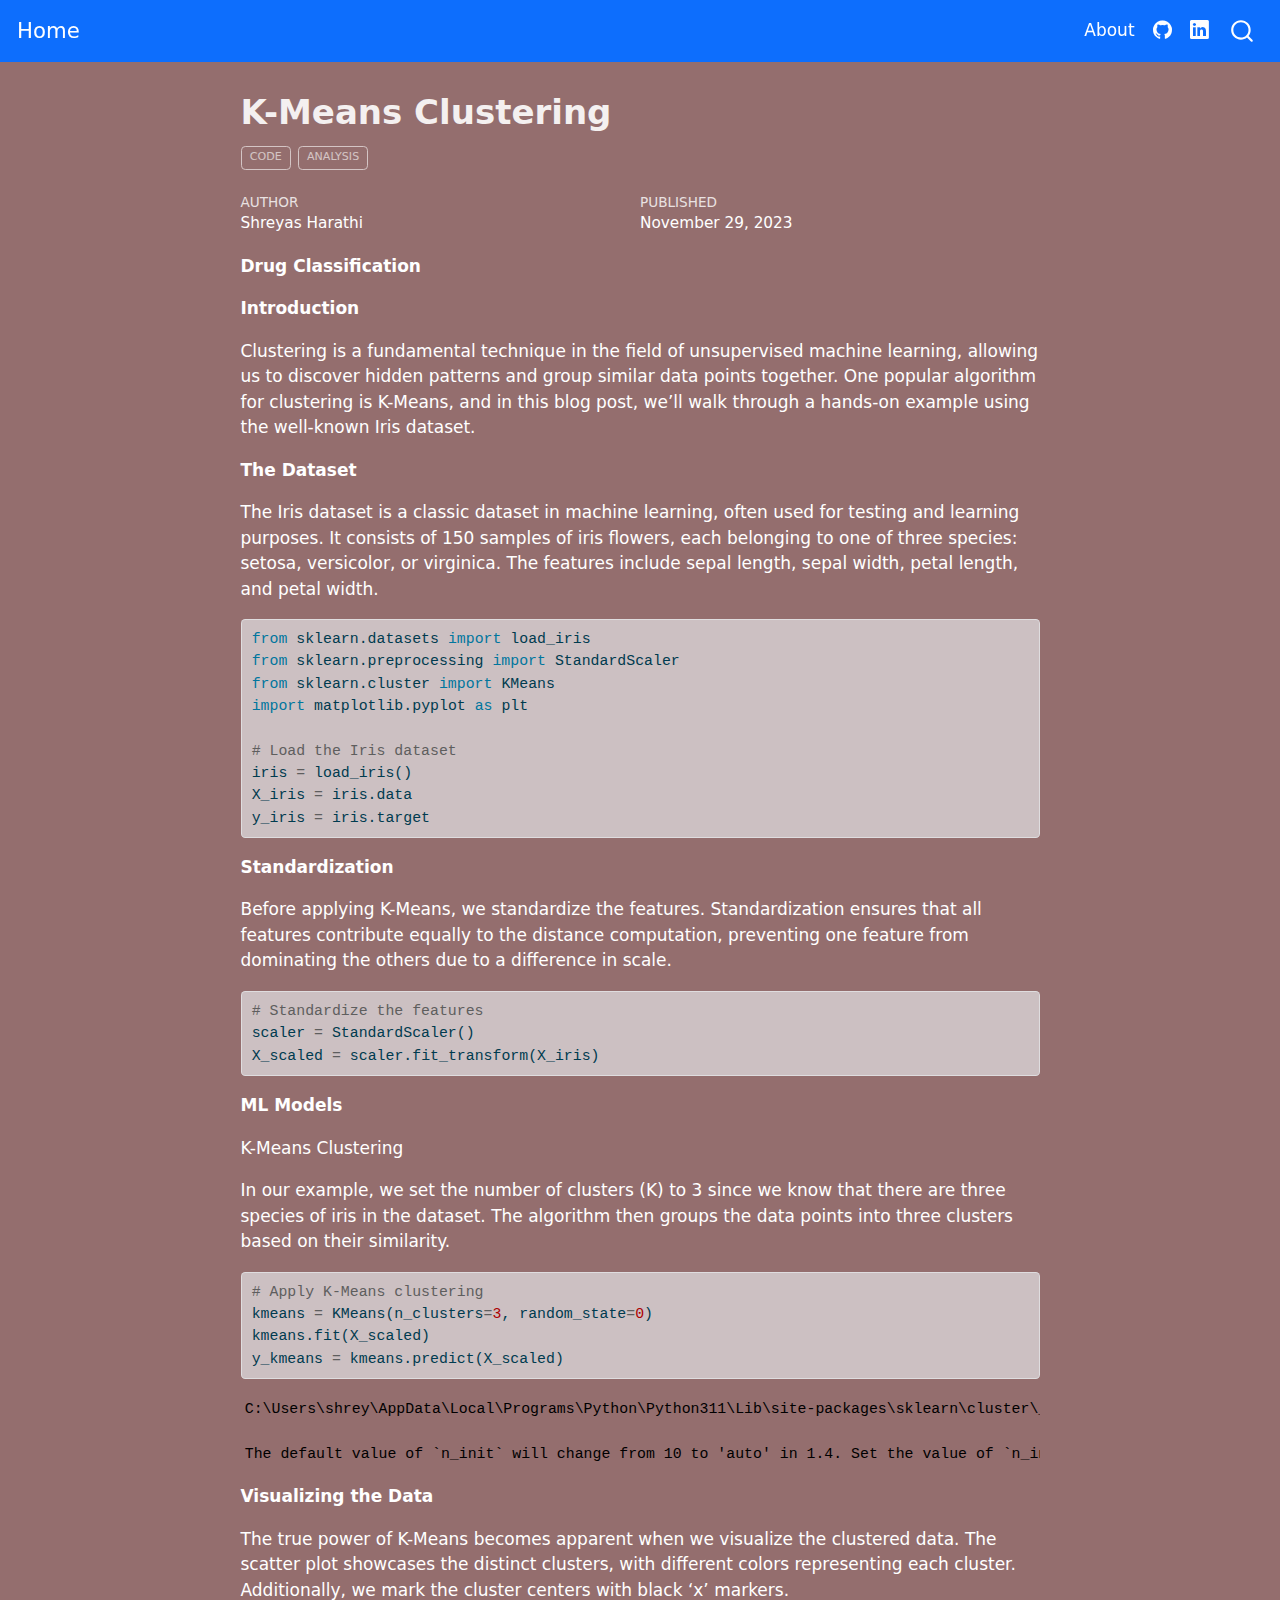
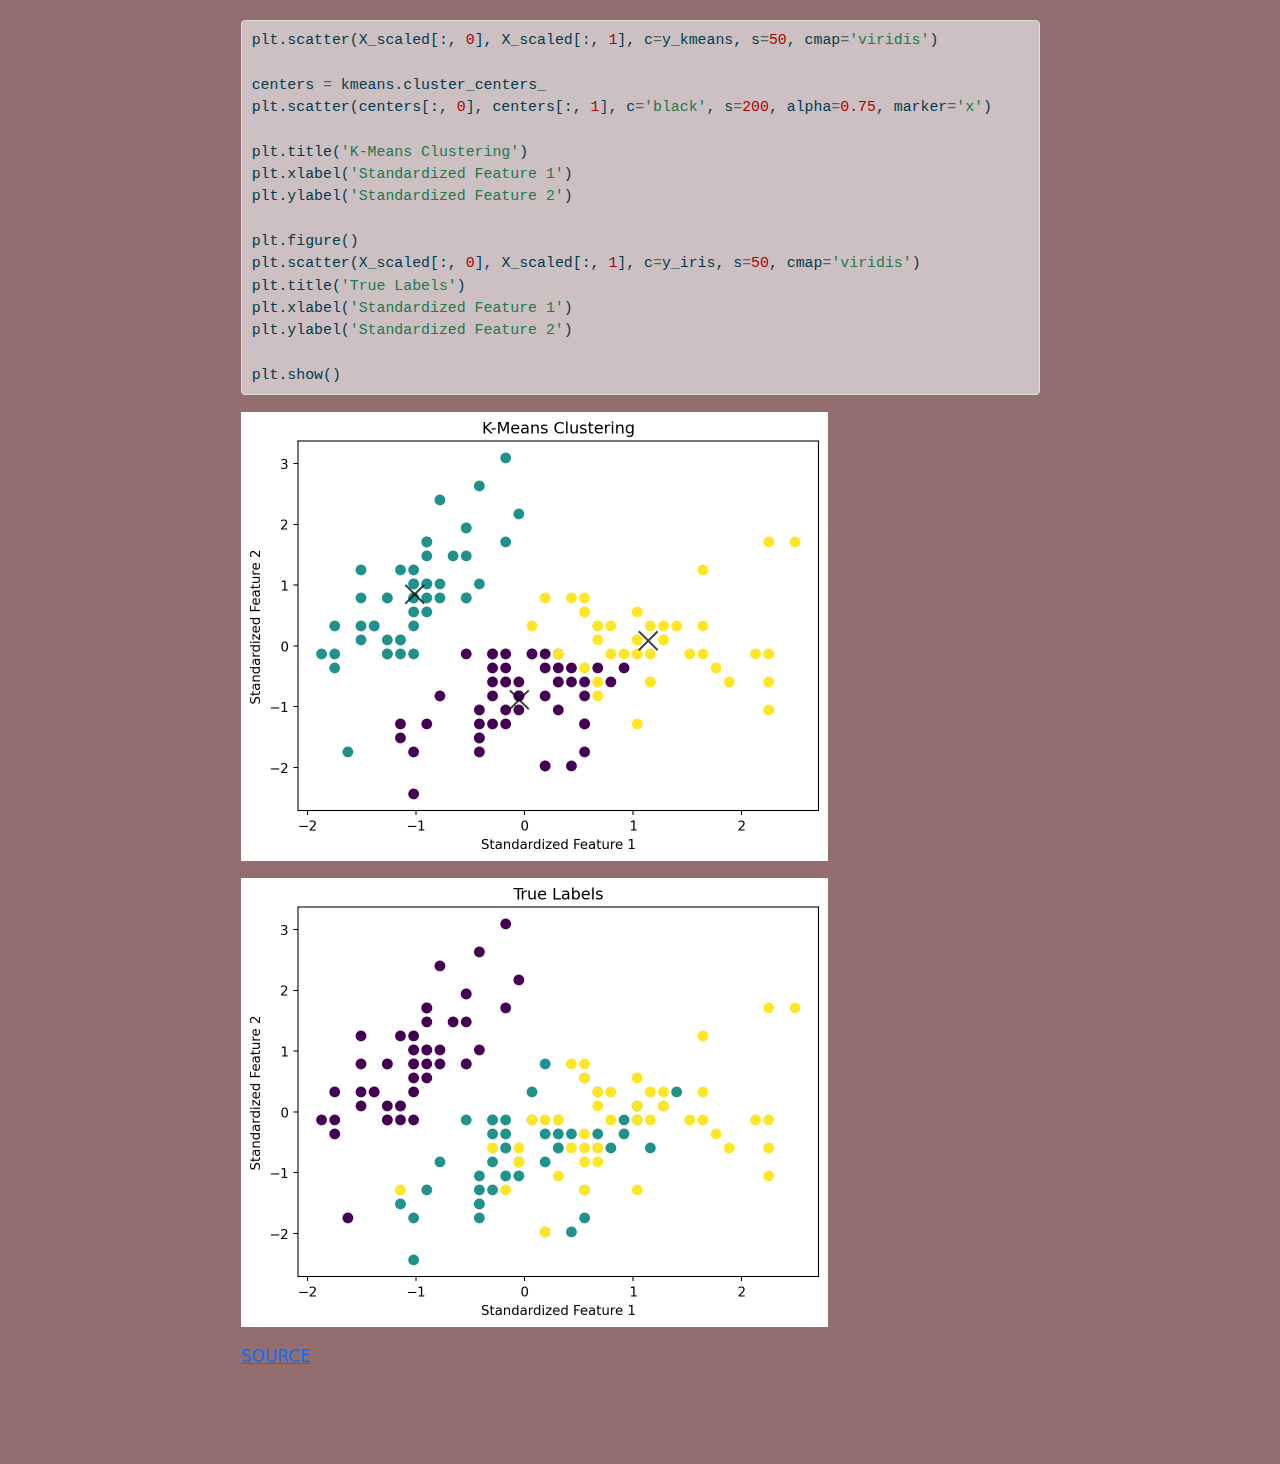
<file: docs/posts/Blog4/index.html>
<!DOCTYPE html>
<html xmlns="http://www.w3.org/1999/xhtml" lang="en" xml:lang="en"><head>

<meta charset="utf-8">
<meta name="generator" content="quarto-1.3.450">

<meta name="viewport" content="width=device-width, initial-scale=1.0, user-scalable=yes">

<meta name="author" content="Shreyas Harathi">
<meta name="dcterms.date" content="2023-11-29">

<title>Home - K-Means Clustering</title>
<style>
code{white-space: pre-wrap;}
span.smallcaps{font-variant: small-caps;}
div.columns{display: flex; gap: min(4vw, 1.5em);}
div.column{flex: auto; overflow-x: auto;}
div.hanging-indent{margin-left: 1.5em; text-indent: -1.5em;}
ul.task-list{list-style: none;}
ul.task-list li input[type="checkbox"] {
  width: 0.8em;
  margin: 0 0.8em 0.2em -1em; /* quarto-specific, see https://github.com/quarto-dev/quarto-cli/issues/4556 */ 
  vertical-align: middle;
}
/* CSS for syntax highlighting */
pre > code.sourceCode { white-space: pre; position: relative; }
pre > code.sourceCode > span { display: inline-block; line-height: 1.25; }
pre > code.sourceCode > span:empty { height: 1.2em; }
.sourceCode { overflow: visible; }
code.sourceCode > span { color: inherit; text-decoration: inherit; }
div.sourceCode { margin: 1em 0; }
pre.sourceCode { margin: 0; }
@media screen {
div.sourceCode { overflow: auto; }
}
@media print {
pre > code.sourceCode { white-space: pre-wrap; }
pre > code.sourceCode > span { text-indent: -5em; padding-left: 5em; }
}
pre.numberSource code
  { counter-reset: source-line 0; }
pre.numberSource code > span
  { position: relative; left: -4em; counter-increment: source-line; }
pre.numberSource code > span > a:first-child::before
  { content: counter(source-line);
    position: relative; left: -1em; text-align: right; vertical-align: baseline;
    border: none; display: inline-block;
    -webkit-touch-callout: none; -webkit-user-select: none;
    -khtml-user-select: none; -moz-user-select: none;
    -ms-user-select: none; user-select: none;
    padding: 0 4px; width: 4em;
  }
pre.numberSource { margin-left: 3em;  padding-left: 4px; }
div.sourceCode
  {   }
@media screen {
pre > code.sourceCode > span > a:first-child::before { text-decoration: underline; }
}
</style>


<script src="../../site_libs/quarto-nav/quarto-nav.js"></script>
<script src="../../site_libs/quarto-nav/headroom.min.js"></script>
<script src="../../site_libs/clipboard/clipboard.min.js"></script>
<script src="../../site_libs/quarto-search/autocomplete.umd.js"></script>
<script src="../../site_libs/quarto-search/fuse.min.js"></script>
<script src="../../site_libs/quarto-search/quarto-search.js"></script>
<meta name="quarto:offset" content="../../">
<script src="../../site_libs/quarto-html/quarto.js"></script>
<script src="../../site_libs/quarto-html/popper.min.js"></script>
<script src="../../site_libs/quarto-html/tippy.umd.min.js"></script>
<script src="../../site_libs/quarto-html/anchor.min.js"></script>
<link href="../../site_libs/quarto-html/tippy.css" rel="stylesheet">
<link href="../../site_libs/quarto-html/quarto-syntax-highlighting.css" rel="stylesheet" id="quarto-text-highlighting-styles">
<script src="../../site_libs/bootstrap/bootstrap.min.js"></script>
<link href="../../site_libs/bootstrap/bootstrap-icons.css" rel="stylesheet">
<link href="../../site_libs/bootstrap/bootstrap.min.css" rel="stylesheet" id="quarto-bootstrap" data-mode="light">
<script id="quarto-search-options" type="application/json">{
  "location": "navbar",
  "copy-button": false,
  "collapse-after": 3,
  "panel-placement": "end",
  "type": "overlay",
  "limit": 20,
  "language": {
    "search-no-results-text": "No results",
    "search-matching-documents-text": "matching documents",
    "search-copy-link-title": "Copy link to search",
    "search-hide-matches-text": "Hide additional matches",
    "search-more-match-text": "more match in this document",
    "search-more-matches-text": "more matches in this document",
    "search-clear-button-title": "Clear",
    "search-detached-cancel-button-title": "Cancel",
    "search-submit-button-title": "Submit",
    "search-label": "Search"
  }
}</script>


<link rel="stylesheet" href="../../styles.css">
</head>

<body class="nav-fixed fullcontent">

<div id="quarto-search-results"></div>
  <header id="quarto-header" class="headroom fixed-top">
    <nav class="navbar navbar-expand-lg navbar-dark ">
      <div class="navbar-container container-fluid">
      <div class="navbar-brand-container">
    <a class="navbar-brand" href="../../index.html">
    <span class="navbar-title">Home</span>
    </a>
  </div>
            <div id="quarto-search" class="" title="Search"></div>
          <button class="navbar-toggler" type="button" data-bs-toggle="collapse" data-bs-target="#navbarCollapse" aria-controls="navbarCollapse" aria-expanded="false" aria-label="Toggle navigation" onclick="if (window.quartoToggleHeadroom) { window.quartoToggleHeadroom(); }">
  <span class="navbar-toggler-icon"></span>
</button>
          <div class="collapse navbar-collapse" id="navbarCollapse">
            <ul class="navbar-nav navbar-nav-scroll ms-auto">
  <li class="nav-item">
    <a class="nav-link" href="../../about.html" rel="" target="">
 <span class="menu-text">About</span></a>
  </li>  
  <li class="nav-item compact">
    <a class="nav-link" href="https://github.com/shreyasharathi/shreyasharathi.github.io" rel="" target=""><i class="bi bi-github" role="img">
</i> 
 <span class="menu-text"></span></a>
  </li>  
  <li class="nav-item compact">
    <a class="nav-link" href="../../www.linkedin.com/in/shreyasharathi" rel="" target=""><i class="bi bi-linkedin" role="img">
</i> 
 <span class="menu-text"></span></a>
  </li>  
</ul>
            <div class="quarto-navbar-tools">
</div>
          </div> <!-- /navcollapse -->
      </div> <!-- /container-fluid -->
    </nav>
</header>
<!-- content -->
<div id="quarto-content" class="quarto-container page-columns page-rows-contents page-layout-article page-navbar">
<!-- sidebar -->
<!-- margin-sidebar -->
    
<!-- main -->
<main class="content" id="quarto-document-content">

<header id="title-block-header" class="quarto-title-block default">
<div class="quarto-title">
<h1 class="title">K-Means Clustering</h1>
  <div class="quarto-categories">
    <div class="quarto-category">code</div>
    <div class="quarto-category">analysis</div>
  </div>
  </div>



<div class="quarto-title-meta">

    <div>
    <div class="quarto-title-meta-heading">Author</div>
    <div class="quarto-title-meta-contents">
             <p>Shreyas Harathi </p>
          </div>
  </div>
    
    <div>
    <div class="quarto-title-meta-heading">Published</div>
    <div class="quarto-title-meta-contents">
      <p class="date">November 29, 2023</p>
    </div>
  </div>
  
    
  </div>
  

</header>

<p><strong>Drug Classification</strong></p>
<p><strong>Introduction</strong></p>
<p>Clustering is a fundamental technique in the field of unsupervised machine learning, allowing us to discover hidden patterns and group similar data points together. One popular algorithm for clustering is K-Means, and in this blog post, we’ll walk through a hands-on example using the well-known Iris dataset.</p>
<p><strong>The Dataset</strong></p>
<p>The Iris dataset is a classic dataset in machine learning, often used for testing and learning purposes. It consists of 150 samples of iris flowers, each belonging to one of three species: setosa, versicolor, or virginica. The features include sepal length, sepal width, petal length, and petal width.</p>
<div class="cell" data-execution_count="1">
<div class="sourceCode cell-code" id="cb1"><pre class="sourceCode python code-with-copy"><code class="sourceCode python"><span id="cb1-1"><a href="#cb1-1" aria-hidden="true" tabindex="-1"></a><span class="im">from</span> sklearn.datasets <span class="im">import</span> load_iris</span>
<span id="cb1-2"><a href="#cb1-2" aria-hidden="true" tabindex="-1"></a><span class="im">from</span> sklearn.preprocessing <span class="im">import</span> StandardScaler</span>
<span id="cb1-3"><a href="#cb1-3" aria-hidden="true" tabindex="-1"></a><span class="im">from</span> sklearn.cluster <span class="im">import</span> KMeans</span>
<span id="cb1-4"><a href="#cb1-4" aria-hidden="true" tabindex="-1"></a><span class="im">import</span> matplotlib.pyplot <span class="im">as</span> plt</span>
<span id="cb1-5"><a href="#cb1-5" aria-hidden="true" tabindex="-1"></a></span>
<span id="cb1-6"><a href="#cb1-6" aria-hidden="true" tabindex="-1"></a><span class="co"># Load the Iris dataset</span></span>
<span id="cb1-7"><a href="#cb1-7" aria-hidden="true" tabindex="-1"></a>iris <span class="op">=</span> load_iris()</span>
<span id="cb1-8"><a href="#cb1-8" aria-hidden="true" tabindex="-1"></a>X_iris <span class="op">=</span> iris.data</span>
<span id="cb1-9"><a href="#cb1-9" aria-hidden="true" tabindex="-1"></a>y_iris <span class="op">=</span> iris.target</span></code><button title="Copy to Clipboard" class="code-copy-button"><i class="bi"></i></button></pre></div>
</div>
<p><strong>Standardization</strong></p>
<p>Before applying K-Means, we standardize the features. Standardization ensures that all features contribute equally to the distance computation, preventing one feature from dominating the others due to a difference in scale.</p>
<div class="cell" data-execution_count="2">
<div class="sourceCode cell-code" id="cb2"><pre class="sourceCode python code-with-copy"><code class="sourceCode python"><span id="cb2-1"><a href="#cb2-1" aria-hidden="true" tabindex="-1"></a><span class="co"># Standardize the features</span></span>
<span id="cb2-2"><a href="#cb2-2" aria-hidden="true" tabindex="-1"></a>scaler <span class="op">=</span> StandardScaler()</span>
<span id="cb2-3"><a href="#cb2-3" aria-hidden="true" tabindex="-1"></a>X_scaled <span class="op">=</span> scaler.fit_transform(X_iris)</span></code><button title="Copy to Clipboard" class="code-copy-button"><i class="bi"></i></button></pre></div>
</div>
<p><strong>ML Models</strong></p>
<p>K-Means Clustering</p>
<p>In our example, we set the number of clusters (K) to 3 since we know that there are three species of iris in the dataset. The algorithm then groups the data points into three clusters based on their similarity.</p>
<div class="cell" data-execution_count="3">
<div class="sourceCode cell-code" id="cb3"><pre class="sourceCode python code-with-copy"><code class="sourceCode python"><span id="cb3-1"><a href="#cb3-1" aria-hidden="true" tabindex="-1"></a><span class="co"># Apply K-Means clustering</span></span>
<span id="cb3-2"><a href="#cb3-2" aria-hidden="true" tabindex="-1"></a>kmeans <span class="op">=</span> KMeans(n_clusters<span class="op">=</span><span class="dv">3</span>, random_state<span class="op">=</span><span class="dv">0</span>)</span>
<span id="cb3-3"><a href="#cb3-3" aria-hidden="true" tabindex="-1"></a>kmeans.fit(X_scaled)</span>
<span id="cb3-4"><a href="#cb3-4" aria-hidden="true" tabindex="-1"></a>y_kmeans <span class="op">=</span> kmeans.predict(X_scaled)</span></code><button title="Copy to Clipboard" class="code-copy-button"><i class="bi"></i></button></pre></div>
<div class="cell-output cell-output-stderr">
<pre><code>C:\Users\shrey\AppData\Local\Programs\Python\Python311\Lib\site-packages\sklearn\cluster\_kmeans.py:1416: FutureWarning:

The default value of `n_init` will change from 10 to 'auto' in 1.4. Set the value of `n_init` explicitly to suppress the warning
</code></pre>
</div>
</div>
<p><strong>Visualizing the Data</strong></p>
<p>The true power of K-Means becomes apparent when we visualize the clustered data. The scatter plot showcases the distinct clusters, with different colors representing each cluster. Additionally, we mark the cluster centers with black ‘x’ markers.</p>
<div class="cell" data-execution_count="4">
<div class="sourceCode cell-code" id="cb5"><pre class="sourceCode python code-with-copy"><code class="sourceCode python"><span id="cb5-1"><a href="#cb5-1" aria-hidden="true" tabindex="-1"></a>plt.scatter(X_scaled[:, <span class="dv">0</span>], X_scaled[:, <span class="dv">1</span>], c<span class="op">=</span>y_kmeans, s<span class="op">=</span><span class="dv">50</span>, cmap<span class="op">=</span><span class="st">'viridis'</span>)</span>
<span id="cb5-2"><a href="#cb5-2" aria-hidden="true" tabindex="-1"></a></span>
<span id="cb5-3"><a href="#cb5-3" aria-hidden="true" tabindex="-1"></a>centers <span class="op">=</span> kmeans.cluster_centers_</span>
<span id="cb5-4"><a href="#cb5-4" aria-hidden="true" tabindex="-1"></a>plt.scatter(centers[:, <span class="dv">0</span>], centers[:, <span class="dv">1</span>], c<span class="op">=</span><span class="st">'black'</span>, s<span class="op">=</span><span class="dv">200</span>, alpha<span class="op">=</span><span class="fl">0.75</span>, marker<span class="op">=</span><span class="st">'x'</span>)</span>
<span id="cb5-5"><a href="#cb5-5" aria-hidden="true" tabindex="-1"></a></span>
<span id="cb5-6"><a href="#cb5-6" aria-hidden="true" tabindex="-1"></a>plt.title(<span class="st">'K-Means Clustering'</span>)</span>
<span id="cb5-7"><a href="#cb5-7" aria-hidden="true" tabindex="-1"></a>plt.xlabel(<span class="st">'Standardized Feature 1'</span>)</span>
<span id="cb5-8"><a href="#cb5-8" aria-hidden="true" tabindex="-1"></a>plt.ylabel(<span class="st">'Standardized Feature 2'</span>)</span>
<span id="cb5-9"><a href="#cb5-9" aria-hidden="true" tabindex="-1"></a></span>
<span id="cb5-10"><a href="#cb5-10" aria-hidden="true" tabindex="-1"></a>plt.figure()</span>
<span id="cb5-11"><a href="#cb5-11" aria-hidden="true" tabindex="-1"></a>plt.scatter(X_scaled[:, <span class="dv">0</span>], X_scaled[:, <span class="dv">1</span>], c<span class="op">=</span>y_iris, s<span class="op">=</span><span class="dv">50</span>, cmap<span class="op">=</span><span class="st">'viridis'</span>)</span>
<span id="cb5-12"><a href="#cb5-12" aria-hidden="true" tabindex="-1"></a>plt.title(<span class="st">'True Labels'</span>)</span>
<span id="cb5-13"><a href="#cb5-13" aria-hidden="true" tabindex="-1"></a>plt.xlabel(<span class="st">'Standardized Feature 1'</span>)</span>
<span id="cb5-14"><a href="#cb5-14" aria-hidden="true" tabindex="-1"></a>plt.ylabel(<span class="st">'Standardized Feature 2'</span>)</span>
<span id="cb5-15"><a href="#cb5-15" aria-hidden="true" tabindex="-1"></a></span>
<span id="cb5-16"><a href="#cb5-16" aria-hidden="true" tabindex="-1"></a>plt.show()</span></code><button title="Copy to Clipboard" class="code-copy-button"><i class="bi"></i></button></pre></div>
<div class="cell-output cell-output-display">
<p><img src="index_files/figure-html/cell-5-output-1.png" width="587" height="449"></p>
</div>
<div class="cell-output cell-output-display">
<p><img src="index_files/figure-html/cell-5-output-2.png" width="587" height="449"></p>
</div>
</div>
<p><a href="https://github.com/shreyasharathi/shreyasharathi.github.io/blob/main/posts/Blog4/index.qmd">SOURCE</a></p>



</main> <!-- /main -->
<script id="quarto-html-after-body" type="application/javascript">
window.document.addEventListener("DOMContentLoaded", function (event) {
  const toggleBodyColorMode = (bsSheetEl) => {
    const mode = bsSheetEl.getAttribute("data-mode");
    const bodyEl = window.document.querySelector("body");
    if (mode === "dark") {
      bodyEl.classList.add("quarto-dark");
      bodyEl.classList.remove("quarto-light");
    } else {
      bodyEl.classList.add("quarto-light");
      bodyEl.classList.remove("quarto-dark");
    }
  }
  const toggleBodyColorPrimary = () => {
    const bsSheetEl = window.document.querySelector("link#quarto-bootstrap");
    if (bsSheetEl) {
      toggleBodyColorMode(bsSheetEl);
    }
  }
  toggleBodyColorPrimary();  
  const icon = "";
  const anchorJS = new window.AnchorJS();
  anchorJS.options = {
    placement: 'right',
    icon: icon
  };
  anchorJS.add('.anchored');
  const isCodeAnnotation = (el) => {
    for (const clz of el.classList) {
      if (clz.startsWith('code-annotation-')) {                     
        return true;
      }
    }
    return false;
  }
  const clipboard = new window.ClipboardJS('.code-copy-button', {
    text: function(trigger) {
      const codeEl = trigger.previousElementSibling.cloneNode(true);
      for (const childEl of codeEl.children) {
        if (isCodeAnnotation(childEl)) {
          childEl.remove();
        }
      }
      return codeEl.innerText;
    }
  });
  clipboard.on('success', function(e) {
    // button target
    const button = e.trigger;
    // don't keep focus
    button.blur();
    // flash "checked"
    button.classList.add('code-copy-button-checked');
    var currentTitle = button.getAttribute("title");
    button.setAttribute("title", "Copied!");
    let tooltip;
    if (window.bootstrap) {
      button.setAttribute("data-bs-toggle", "tooltip");
      button.setAttribute("data-bs-placement", "left");
      button.setAttribute("data-bs-title", "Copied!");
      tooltip = new bootstrap.Tooltip(button, 
        { trigger: "manual", 
          customClass: "code-copy-button-tooltip",
          offset: [0, -8]});
      tooltip.show();    
    }
    setTimeout(function() {
      if (tooltip) {
        tooltip.hide();
        button.removeAttribute("data-bs-title");
        button.removeAttribute("data-bs-toggle");
        button.removeAttribute("data-bs-placement");
      }
      button.setAttribute("title", currentTitle);
      button.classList.remove('code-copy-button-checked');
    }, 1000);
    // clear code selection
    e.clearSelection();
  });
  function tippyHover(el, contentFn) {
    const config = {
      allowHTML: true,
      content: contentFn,
      maxWidth: 500,
      delay: 100,
      arrow: false,
      appendTo: function(el) {
          return el.parentElement;
      },
      interactive: true,
      interactiveBorder: 10,
      theme: 'quarto',
      placement: 'bottom-start'
    };
    window.tippy(el, config); 
  }
  const noterefs = window.document.querySelectorAll('a[role="doc-noteref"]');
  for (var i=0; i<noterefs.length; i++) {
    const ref = noterefs[i];
    tippyHover(ref, function() {
      // use id or data attribute instead here
      let href = ref.getAttribute('data-footnote-href') || ref.getAttribute('href');
      try { href = new URL(href).hash; } catch {}
      const id = href.replace(/^#\/?/, "");
      const note = window.document.getElementById(id);
      return note.innerHTML;
    });
  }
      let selectedAnnoteEl;
      const selectorForAnnotation = ( cell, annotation) => {
        let cellAttr = 'data-code-cell="' + cell + '"';
        let lineAttr = 'data-code-annotation="' +  annotation + '"';
        const selector = 'span[' + cellAttr + '][' + lineAttr + ']';
        return selector;
      }
      const selectCodeLines = (annoteEl) => {
        const doc = window.document;
        const targetCell = annoteEl.getAttribute("data-target-cell");
        const targetAnnotation = annoteEl.getAttribute("data-target-annotation");
        const annoteSpan = window.document.querySelector(selectorForAnnotation(targetCell, targetAnnotation));
        const lines = annoteSpan.getAttribute("data-code-lines").split(",");
        const lineIds = lines.map((line) => {
          return targetCell + "-" + line;
        })
        let top = null;
        let height = null;
        let parent = null;
        if (lineIds.length > 0) {
            //compute the position of the single el (top and bottom and make a div)
            const el = window.document.getElementById(lineIds[0]);
            top = el.offsetTop;
            height = el.offsetHeight;
            parent = el.parentElement.parentElement;
          if (lineIds.length > 1) {
            const lastEl = window.document.getElementById(lineIds[lineIds.length - 1]);
            const bottom = lastEl.offsetTop + lastEl.offsetHeight;
            height = bottom - top;
          }
          if (top !== null && height !== null && parent !== null) {
            // cook up a div (if necessary) and position it 
            let div = window.document.getElementById("code-annotation-line-highlight");
            if (div === null) {
              div = window.document.createElement("div");
              div.setAttribute("id", "code-annotation-line-highlight");
              div.style.position = 'absolute';
              parent.appendChild(div);
            }
            div.style.top = top - 2 + "px";
            div.style.height = height + 4 + "px";
            let gutterDiv = window.document.getElementById("code-annotation-line-highlight-gutter");
            if (gutterDiv === null) {
              gutterDiv = window.document.createElement("div");
              gutterDiv.setAttribute("id", "code-annotation-line-highlight-gutter");
              gutterDiv.style.position = 'absolute';
              const codeCell = window.document.getElementById(targetCell);
              const gutter = codeCell.querySelector('.code-annotation-gutter');
              gutter.appendChild(gutterDiv);
            }
            gutterDiv.style.top = top - 2 + "px";
            gutterDiv.style.height = height + 4 + "px";
          }
          selectedAnnoteEl = annoteEl;
        }
      };
      const unselectCodeLines = () => {
        const elementsIds = ["code-annotation-line-highlight", "code-annotation-line-highlight-gutter"];
        elementsIds.forEach((elId) => {
          const div = window.document.getElementById(elId);
          if (div) {
            div.remove();
          }
        });
        selectedAnnoteEl = undefined;
      };
      // Attach click handler to the DT
      const annoteDls = window.document.querySelectorAll('dt[data-target-cell]');
      for (const annoteDlNode of annoteDls) {
        annoteDlNode.addEventListener('click', (event) => {
          const clickedEl = event.target;
          if (clickedEl !== selectedAnnoteEl) {
            unselectCodeLines();
            const activeEl = window.document.querySelector('dt[data-target-cell].code-annotation-active');
            if (activeEl) {
              activeEl.classList.remove('code-annotation-active');
            }
            selectCodeLines(clickedEl);
            clickedEl.classList.add('code-annotation-active');
          } else {
            // Unselect the line
            unselectCodeLines();
            clickedEl.classList.remove('code-annotation-active');
          }
        });
      }
  const findCites = (el) => {
    const parentEl = el.parentElement;
    if (parentEl) {
      const cites = parentEl.dataset.cites;
      if (cites) {
        return {
          el,
          cites: cites.split(' ')
        };
      } else {
        return findCites(el.parentElement)
      }
    } else {
      return undefined;
    }
  };
  var bibliorefs = window.document.querySelectorAll('a[role="doc-biblioref"]');
  for (var i=0; i<bibliorefs.length; i++) {
    const ref = bibliorefs[i];
    const citeInfo = findCites(ref);
    if (citeInfo) {
      tippyHover(citeInfo.el, function() {
        var popup = window.document.createElement('div');
        citeInfo.cites.forEach(function(cite) {
          var citeDiv = window.document.createElement('div');
          citeDiv.classList.add('hanging-indent');
          citeDiv.classList.add('csl-entry');
          var biblioDiv = window.document.getElementById('ref-' + cite);
          if (biblioDiv) {
            citeDiv.innerHTML = biblioDiv.innerHTML;
          }
          popup.appendChild(citeDiv);
        });
        return popup.innerHTML;
      });
    }
  }
});
</script>
</div> <!-- /content -->



</body></html>
</file>
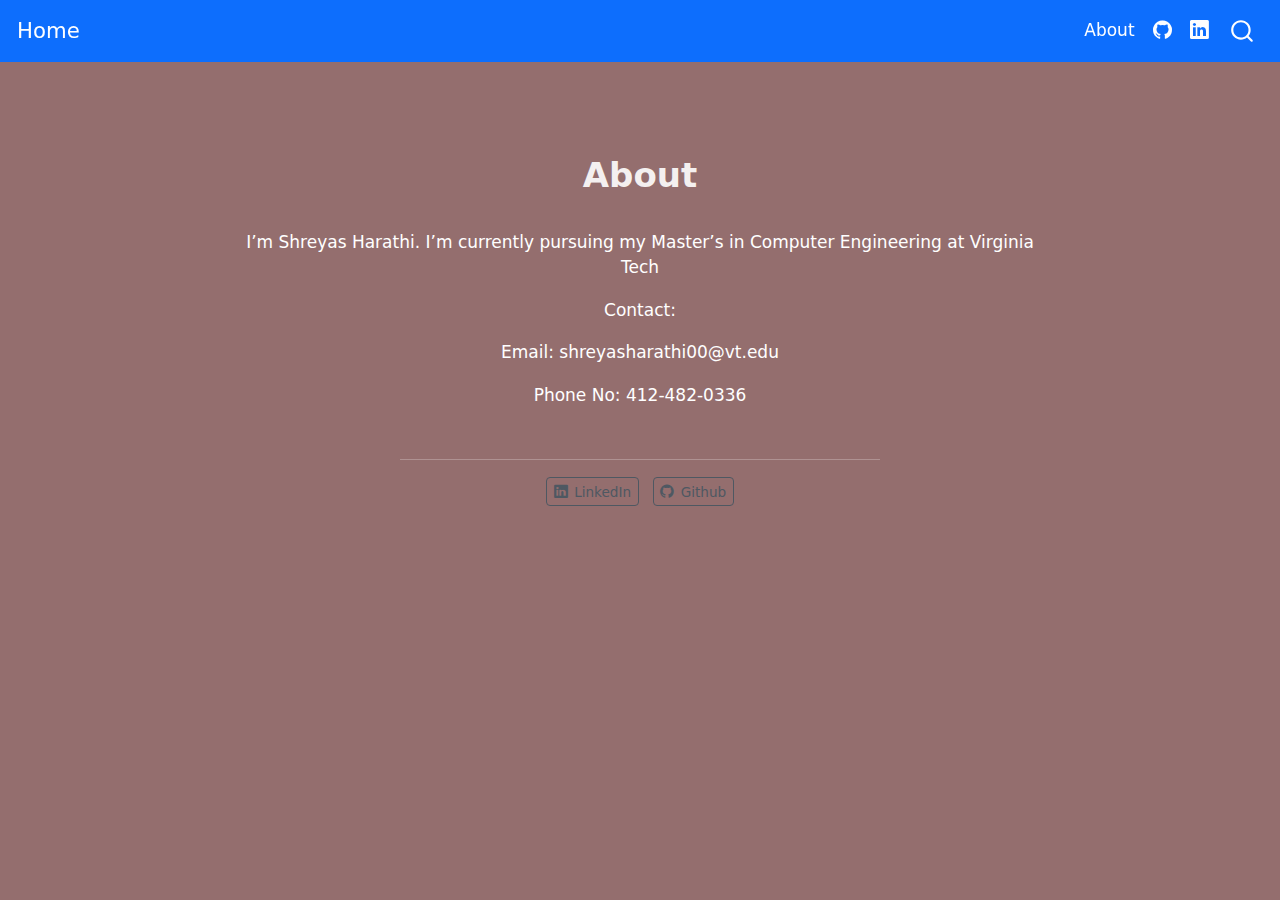
<file: docs/about.html>
<!DOCTYPE html>
<html xmlns="http://www.w3.org/1999/xhtml" lang="en" xml:lang="en"><head>

<meta charset="utf-8">
<meta name="generator" content="quarto-1.3.450">

<meta name="viewport" content="width=device-width, initial-scale=1.0, user-scalable=yes">


<title>Home - About</title>
<style>
code{white-space: pre-wrap;}
span.smallcaps{font-variant: small-caps;}
div.columns{display: flex; gap: min(4vw, 1.5em);}
div.column{flex: auto; overflow-x: auto;}
div.hanging-indent{margin-left: 1.5em; text-indent: -1.5em;}
ul.task-list{list-style: none;}
ul.task-list li input[type="checkbox"] {
  width: 0.8em;
  margin: 0 0.8em 0.2em -1em; /* quarto-specific, see https://github.com/quarto-dev/quarto-cli/issues/4556 */ 
  vertical-align: middle;
}
</style>


<script src="site_libs/quarto-nav/quarto-nav.js"></script>
<script src="site_libs/quarto-nav/headroom.min.js"></script>
<script src="site_libs/clipboard/clipboard.min.js"></script>
<script src="site_libs/quarto-search/autocomplete.umd.js"></script>
<script src="site_libs/quarto-search/fuse.min.js"></script>
<script src="site_libs/quarto-search/quarto-search.js"></script>
<meta name="quarto:offset" content="./">
<script src="site_libs/quarto-html/quarto.js"></script>
<script src="site_libs/quarto-html/popper.min.js"></script>
<script src="site_libs/quarto-html/tippy.umd.min.js"></script>
<link href="site_libs/quarto-html/tippy.css" rel="stylesheet">
<link href="site_libs/quarto-html/quarto-syntax-highlighting.css" rel="stylesheet" id="quarto-text-highlighting-styles">
<script src="site_libs/bootstrap/bootstrap.min.js"></script>
<link href="site_libs/bootstrap/bootstrap-icons.css" rel="stylesheet">
<link href="site_libs/bootstrap/bootstrap.min.css" rel="stylesheet" id="quarto-bootstrap" data-mode="light">
<script id="quarto-search-options" type="application/json">{
  "location": "navbar",
  "copy-button": false,
  "collapse-after": 3,
  "panel-placement": "end",
  "type": "overlay",
  "limit": 20,
  "language": {
    "search-no-results-text": "No results",
    "search-matching-documents-text": "matching documents",
    "search-copy-link-title": "Copy link to search",
    "search-hide-matches-text": "Hide additional matches",
    "search-more-match-text": "more match in this document",
    "search-more-matches-text": "more matches in this document",
    "search-clear-button-title": "Clear",
    "search-detached-cancel-button-title": "Cancel",
    "search-submit-button-title": "Submit",
    "search-label": "Search"
  }
}</script>


<link rel="stylesheet" href="styles.css">
</head>

<body class="nav-fixed fullcontent">

<div id="quarto-search-results"></div>
  <header id="quarto-header" class="headroom fixed-top">
    <nav class="navbar navbar-expand-lg navbar-dark ">
      <div class="navbar-container container-fluid">
      <div class="navbar-brand-container">
    <a class="navbar-brand" href="./index.html">
    <span class="navbar-title">Home</span>
    </a>
  </div>
            <div id="quarto-search" class="" title="Search"></div>
          <button class="navbar-toggler" type="button" data-bs-toggle="collapse" data-bs-target="#navbarCollapse" aria-controls="navbarCollapse" aria-expanded="false" aria-label="Toggle navigation" onclick="if (window.quartoToggleHeadroom) { window.quartoToggleHeadroom(); }">
  <span class="navbar-toggler-icon"></span>
</button>
          <div class="collapse navbar-collapse" id="navbarCollapse">
            <ul class="navbar-nav navbar-nav-scroll ms-auto">
  <li class="nav-item">
    <a class="nav-link active" href="./about.html" rel="" target="" aria-current="page">
 <span class="menu-text">About</span></a>
  </li>  
  <li class="nav-item compact">
    <a class="nav-link" href="https://github.com/shreyasharathi/shreyasharathi.github.io" rel="" target=""><i class="bi bi-github" role="img">
</i> 
 <span class="menu-text"></span></a>
  </li>  
  <li class="nav-item compact">
    <a class="nav-link" href="./www.linkedin.com/in/shreyasharathi" rel="" target=""><i class="bi bi-linkedin" role="img">
</i> 
 <span class="menu-text"></span></a>
  </li>  
</ul>
            <div class="quarto-navbar-tools">
</div>
          </div> <!-- /navcollapse -->
      </div> <!-- /container-fluid -->
    </nav>
</header>
<!-- content -->
<div id="quarto-content" class="quarto-container page-columns page-rows-contents page-layout-article page-navbar">
<!-- sidebar -->
<!-- margin-sidebar -->
    
<!-- main -->
<div class="quarto-about-jolla">
 <header id="title-block-header" class="quarto-title-block default">
<div class="quarto-title">
<h1 class="title">About</h1>
</div>
<div class="quarto-title-meta">
  </div>
</header><main class="content" id="quarto-document-content">
<p>I’m Shreyas Harathi. I’m currently pursuing my Master’s in Computer Engineering at Virginia Tech</p>
<p>Contact:</p>
<p>Email: shreyasharathi00@vt.edu</p>
<p>Phone No: 412-482-0336</p>


</main> 
  <hr class="about-sep">
   <div class="about-links">
  <a href="https://www.linkedin.com/in/shreyasharathi/" class="about-link" rel="" target="">
    <i class="bi bi-linkedin"></i>
     <span class="about-link-text">LinkedIn</span>
  </a>
  <a href="https://github.com/shreyasharathi/shreyasharathi.github.io" class="about-link" rel="" target="">
    <i class="bi bi-github"></i>
     <span class="about-link-text">Github</span>
  </a>
</div>
</div>
 <!-- /main -->
<script id="quarto-html-after-body" type="application/javascript">
window.document.addEventListener("DOMContentLoaded", function (event) {
  const toggleBodyColorMode = (bsSheetEl) => {
    const mode = bsSheetEl.getAttribute("data-mode");
    const bodyEl = window.document.querySelector("body");
    if (mode === "dark") {
      bodyEl.classList.add("quarto-dark");
      bodyEl.classList.remove("quarto-light");
    } else {
      bodyEl.classList.add("quarto-light");
      bodyEl.classList.remove("quarto-dark");
    }
  }
  const toggleBodyColorPrimary = () => {
    const bsSheetEl = window.document.querySelector("link#quarto-bootstrap");
    if (bsSheetEl) {
      toggleBodyColorMode(bsSheetEl);
    }
  }
  toggleBodyColorPrimary();  
  const isCodeAnnotation = (el) => {
    for (const clz of el.classList) {
      if (clz.startsWith('code-annotation-')) {                     
        return true;
      }
    }
    return false;
  }
  const clipboard = new window.ClipboardJS('.code-copy-button', {
    text: function(trigger) {
      const codeEl = trigger.previousElementSibling.cloneNode(true);
      for (const childEl of codeEl.children) {
        if (isCodeAnnotation(childEl)) {
          childEl.remove();
        }
      }
      return codeEl.innerText;
    }
  });
  clipboard.on('success', function(e) {
    // button target
    const button = e.trigger;
    // don't keep focus
    button.blur();
    // flash "checked"
    button.classList.add('code-copy-button-checked');
    var currentTitle = button.getAttribute("title");
    button.setAttribute("title", "Copied!");
    let tooltip;
    if (window.bootstrap) {
      button.setAttribute("data-bs-toggle", "tooltip");
      button.setAttribute("data-bs-placement", "left");
      button.setAttribute("data-bs-title", "Copied!");
      tooltip = new bootstrap.Tooltip(button, 
        { trigger: "manual", 
          customClass: "code-copy-button-tooltip",
          offset: [0, -8]});
      tooltip.show();    
    }
    setTimeout(function() {
      if (tooltip) {
        tooltip.hide();
        button.removeAttribute("data-bs-title");
        button.removeAttribute("data-bs-toggle");
        button.removeAttribute("data-bs-placement");
      }
      button.setAttribute("title", currentTitle);
      button.classList.remove('code-copy-button-checked');
    }, 1000);
    // clear code selection
    e.clearSelection();
  });
  function tippyHover(el, contentFn) {
    const config = {
      allowHTML: true,
      content: contentFn,
      maxWidth: 500,
      delay: 100,
      arrow: false,
      appendTo: function(el) {
          return el.parentElement;
      },
      interactive: true,
      interactiveBorder: 10,
      theme: 'quarto',
      placement: 'bottom-start'
    };
    window.tippy(el, config); 
  }
  const noterefs = window.document.querySelectorAll('a[role="doc-noteref"]');
  for (var i=0; i<noterefs.length; i++) {
    const ref = noterefs[i];
    tippyHover(ref, function() {
      // use id or data attribute instead here
      let href = ref.getAttribute('data-footnote-href') || ref.getAttribute('href');
      try { href = new URL(href).hash; } catch {}
      const id = href.replace(/^#\/?/, "");
      const note = window.document.getElementById(id);
      return note.innerHTML;
    });
  }
      let selectedAnnoteEl;
      const selectorForAnnotation = ( cell, annotation) => {
        let cellAttr = 'data-code-cell="' + cell + '"';
        let lineAttr = 'data-code-annotation="' +  annotation + '"';
        const selector = 'span[' + cellAttr + '][' + lineAttr + ']';
        return selector;
      }
      const selectCodeLines = (annoteEl) => {
        const doc = window.document;
        const targetCell = annoteEl.getAttribute("data-target-cell");
        const targetAnnotation = annoteEl.getAttribute("data-target-annotation");
        const annoteSpan = window.document.querySelector(selectorForAnnotation(targetCell, targetAnnotation));
        const lines = annoteSpan.getAttribute("data-code-lines").split(",");
        const lineIds = lines.map((line) => {
          return targetCell + "-" + line;
        })
        let top = null;
        let height = null;
        let parent = null;
        if (lineIds.length > 0) {
            //compute the position of the single el (top and bottom and make a div)
            const el = window.document.getElementById(lineIds[0]);
            top = el.offsetTop;
            height = el.offsetHeight;
            parent = el.parentElement.parentElement;
          if (lineIds.length > 1) {
            const lastEl = window.document.getElementById(lineIds[lineIds.length - 1]);
            const bottom = lastEl.offsetTop + lastEl.offsetHeight;
            height = bottom - top;
          }
          if (top !== null && height !== null && parent !== null) {
            // cook up a div (if necessary) and position it 
            let div = window.document.getElementById("code-annotation-line-highlight");
            if (div === null) {
              div = window.document.createElement("div");
              div.setAttribute("id", "code-annotation-line-highlight");
              div.style.position = 'absolute';
              parent.appendChild(div);
            }
            div.style.top = top - 2 + "px";
            div.style.height = height + 4 + "px";
            let gutterDiv = window.document.getElementById("code-annotation-line-highlight-gutter");
            if (gutterDiv === null) {
              gutterDiv = window.document.createElement("div");
              gutterDiv.setAttribute("id", "code-annotation-line-highlight-gutter");
              gutterDiv.style.position = 'absolute';
              const codeCell = window.document.getElementById(targetCell);
              const gutter = codeCell.querySelector('.code-annotation-gutter');
              gutter.appendChild(gutterDiv);
            }
            gutterDiv.style.top = top - 2 + "px";
            gutterDiv.style.height = height + 4 + "px";
          }
          selectedAnnoteEl = annoteEl;
        }
      };
      const unselectCodeLines = () => {
        const elementsIds = ["code-annotation-line-highlight", "code-annotation-line-highlight-gutter"];
        elementsIds.forEach((elId) => {
          const div = window.document.getElementById(elId);
          if (div) {
            div.remove();
          }
        });
        selectedAnnoteEl = undefined;
      };
      // Attach click handler to the DT
      const annoteDls = window.document.querySelectorAll('dt[data-target-cell]');
      for (const annoteDlNode of annoteDls) {
        annoteDlNode.addEventListener('click', (event) => {
          const clickedEl = event.target;
          if (clickedEl !== selectedAnnoteEl) {
            unselectCodeLines();
            const activeEl = window.document.querySelector('dt[data-target-cell].code-annotation-active');
            if (activeEl) {
              activeEl.classList.remove('code-annotation-active');
            }
            selectCodeLines(clickedEl);
            clickedEl.classList.add('code-annotation-active');
          } else {
            // Unselect the line
            unselectCodeLines();
            clickedEl.classList.remove('code-annotation-active');
          }
        });
      }
  const findCites = (el) => {
    const parentEl = el.parentElement;
    if (parentEl) {
      const cites = parentEl.dataset.cites;
      if (cites) {
        return {
          el,
          cites: cites.split(' ')
        };
      } else {
        return findCites(el.parentElement)
      }
    } else {
      return undefined;
    }
  };
  var bibliorefs = window.document.querySelectorAll('a[role="doc-biblioref"]');
  for (var i=0; i<bibliorefs.length; i++) {
    const ref = bibliorefs[i];
    const citeInfo = findCites(ref);
    if (citeInfo) {
      tippyHover(citeInfo.el, function() {
        var popup = window.document.createElement('div');
        citeInfo.cites.forEach(function(cite) {
          var citeDiv = window.document.createElement('div');
          citeDiv.classList.add('hanging-indent');
          citeDiv.classList.add('csl-entry');
          var biblioDiv = window.document.getElementById('ref-' + cite);
          if (biblioDiv) {
            citeDiv.innerHTML = biblioDiv.innerHTML;
          }
          popup.appendChild(citeDiv);
        });
        return popup.innerHTML;
      });
    }
  }
});
</script>
</div> <!-- /content -->



</body></html>
</file>
<file: docs/site_libs/quarto-html/tippy.css>
.tippy-box[data-animation=fade][data-state=hidden]{opacity:0}[data-tippy-root]{max-width:calc(100vw - 10px)}.tippy-box{position:relative;background-color:#333;color:#fff;border-radius:4px;font-size:14px;line-height:1.4;white-space:normal;outline:0;transition-property:transform,visibility,opacity}.tippy-box[data-placement^=top]>.tippy-arrow{bottom:0}.tippy-box[data-placement^=top]>.tippy-arrow:before{bottom:-7px;left:0;border-width:8px 8px 0;border-top-color:initial;transform-origin:center top}.tippy-box[data-placement^=bottom]>.tippy-arrow{top:0}.tippy-box[data-placement^=bottom]>.tippy-arrow:before{top:-7px;left:0;border-width:0 8px 8px;border-bottom-color:initial;transform-origin:center bottom}.tippy-box[data-placement^=left]>.tippy-arrow{right:0}.tippy-box[data-placement^=left]>.tippy-arrow:before{border-width:8px 0 8px 8px;border-left-color:initial;right:-7px;transform-origin:center left}.tippy-box[data-placement^=right]>.tippy-arrow{left:0}.tippy-box[data-placement^=right]>.tippy-arrow:before{left:-7px;border-width:8px 8px 8px 0;border-right-color:initial;transform-origin:center right}.tippy-box[data-inertia][data-state=visible]{transition-timing-function:cubic-bezier(.54,1.5,.38,1.11)}.tippy-arrow{width:16px;height:16px;color:#333}.tippy-arrow:before{content:"";position:absolute;border-color:transparent;border-style:solid}.tippy-content{position:relative;padding:5px 9px;z-index:1}
</file>
<file: docs/site_libs/quarto-html/quarto-syntax-highlighting.css>
/* quarto syntax highlight colors */
:root {
  --quarto-hl-ot-color: #003B4F;
  --quarto-hl-at-color: #657422;
  --quarto-hl-ss-color: #20794D;
  --quarto-hl-an-color: #5E5E5E;
  --quarto-hl-fu-color: #4758AB;
  --quarto-hl-st-color: #20794D;
  --quarto-hl-cf-color: #003B4F;
  --quarto-hl-op-color: #5E5E5E;
  --quarto-hl-er-color: #AD0000;
  --quarto-hl-bn-color: #AD0000;
  --quarto-hl-al-color: #AD0000;
  --quarto-hl-va-color: #111111;
  --quarto-hl-bu-color: inherit;
  --quarto-hl-ex-color: inherit;
  --quarto-hl-pp-color: #AD0000;
  --quarto-hl-in-color: #5E5E5E;
  --quarto-hl-vs-color: #20794D;
  --quarto-hl-wa-color: #5E5E5E;
  --quarto-hl-do-color: #5E5E5E;
  --quarto-hl-im-color: #00769E;
  --quarto-hl-ch-color: #20794D;
  --quarto-hl-dt-color: #AD0000;
  --quarto-hl-fl-color: #AD0000;
  --quarto-hl-co-color: #5E5E5E;
  --quarto-hl-cv-color: #5E5E5E;
  --quarto-hl-cn-color: #8f5902;
  --quarto-hl-sc-color: #5E5E5E;
  --quarto-hl-dv-color: #AD0000;
  --quarto-hl-kw-color: #003B4F;
}

/* other quarto variables */
:root {
  --quarto-font-monospace: SFMono-Regular, Menlo, Monaco, Consolas, "Liberation Mono", "Courier New", monospace;
}

pre > code.sourceCode > span {
  color: #003B4F;
}

code span {
  color: #003B4F;
}

code.sourceCode > span {
  color: #003B4F;
}

div.sourceCode,
div.sourceCode pre.sourceCode {
  color: #003B4F;
}

code span.ot {
  color: #003B4F;
  font-style: inherit;
}

code span.at {
  color: #657422;
  font-style: inherit;
}

code span.ss {
  color: #20794D;
  font-style: inherit;
}

code span.an {
  color: #5E5E5E;
  font-style: inherit;
}

code span.fu {
  color: #4758AB;
  font-style: inherit;
}

code span.st {
  color: #20794D;
  font-style: inherit;
}

code span.cf {
  color: #003B4F;
  font-style: inherit;
}

code span.op {
  color: #5E5E5E;
  font-style: inherit;
}

code span.er {
  color: #AD0000;
  font-style: inherit;
}

code span.bn {
  color: #AD0000;
  font-style: inherit;
}

code span.al {
  color: #AD0000;
  font-style: inherit;
}

code span.va {
  color: #111111;
  font-style: inherit;
}

code span.bu {
  font-style: inherit;
}

code span.ex {
  font-style: inherit;
}

code span.pp {
  color: #AD0000;
  font-style: inherit;
}

code span.in {
  color: #5E5E5E;
  font-style: inherit;
}

code span.vs {
  color: #20794D;
  font-style: inherit;
}

code span.wa {
  color: #5E5E5E;
  font-style: italic;
}

code span.do {
  color: #5E5E5E;
  font-style: italic;
}

code span.im {
  color: #00769E;
  font-style: inherit;
}

code span.ch {
  color: #20794D;
  font-style: inherit;
}

code span.dt {
  color: #AD0000;
  font-style: inherit;
}

code span.fl {
  color: #AD0000;
  font-style: inherit;
}

code span.co {
  color: #5E5E5E;
  font-style: inherit;
}

code span.cv {
  color: #5E5E5E;
  font-style: italic;
}

code span.cn {
  color: #8f5902;
  font-style: inherit;
}

code span.sc {
  color: #5E5E5E;
  font-style: inherit;
}

code span.dv {
  color: #AD0000;
  font-style: inherit;
}

code span.kw {
  color: #003B4F;
  font-style: inherit;
}

.prevent-inlining {
  content: "</";
}

/*# sourceMappingURL=debc5d5d77c3f9108843748ff7464032.css.map */
</file>
<file: docs/styles.css>
body {
    color:white;
    
    background-color: rgb(148, 110, 110);
    background-size: cover;
    text-decoration-color: rgb(0, 0, 0);
    background-repeat: no-repeat;
   
    /*background-position: center center;*/
    /*background-attachment: fixed;*/
  }
</file>
